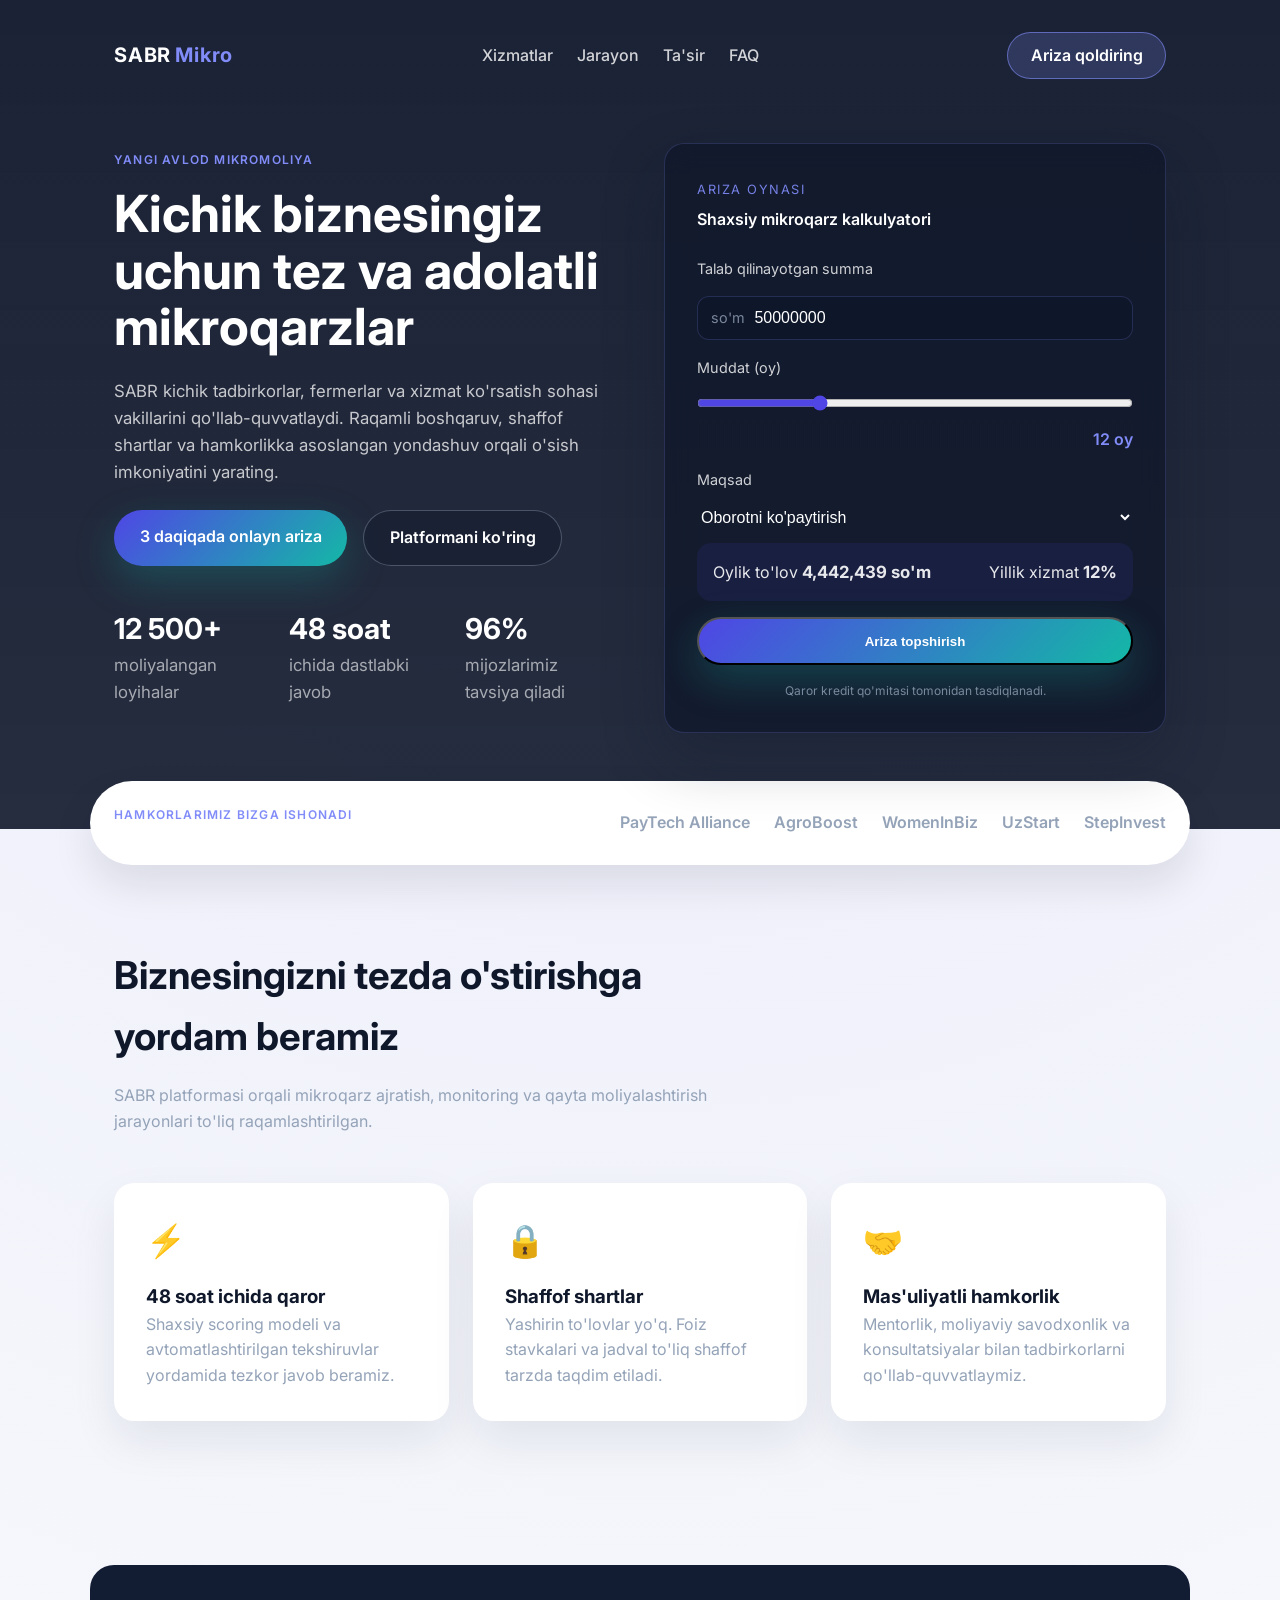
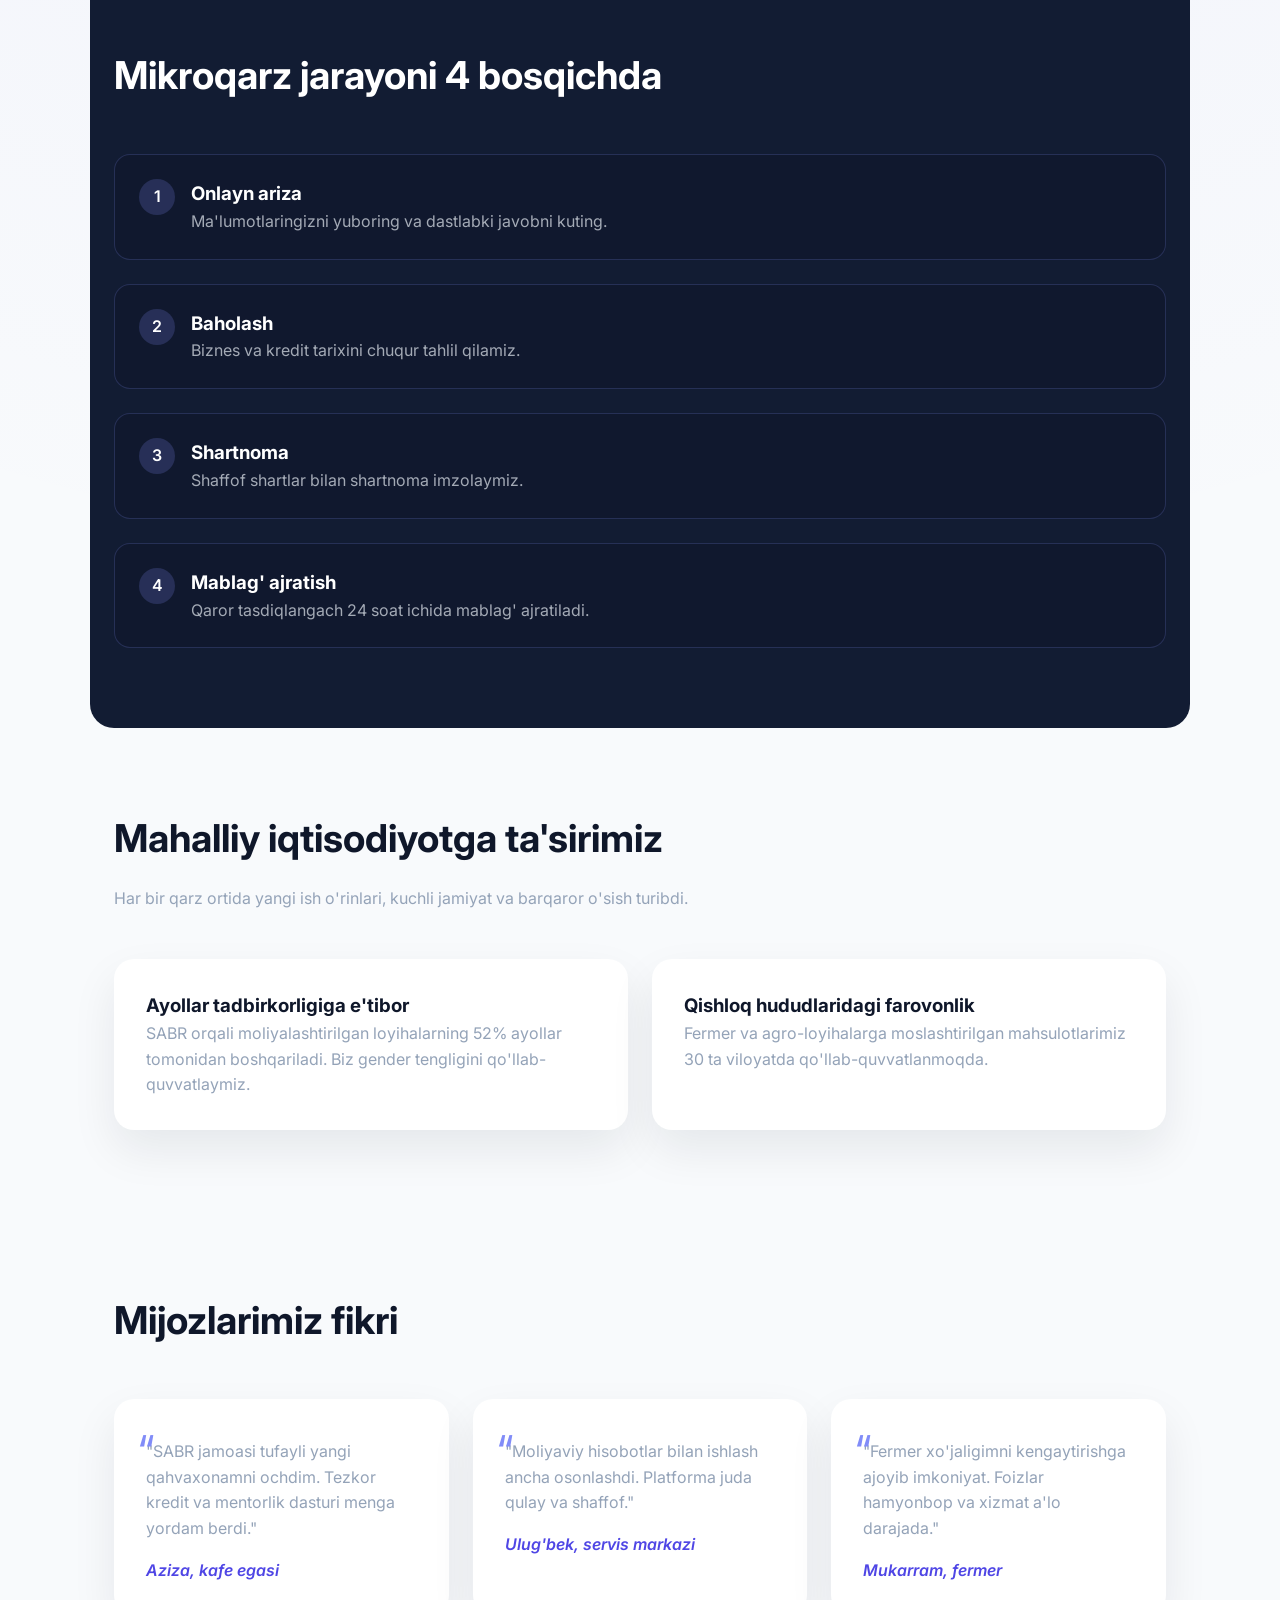
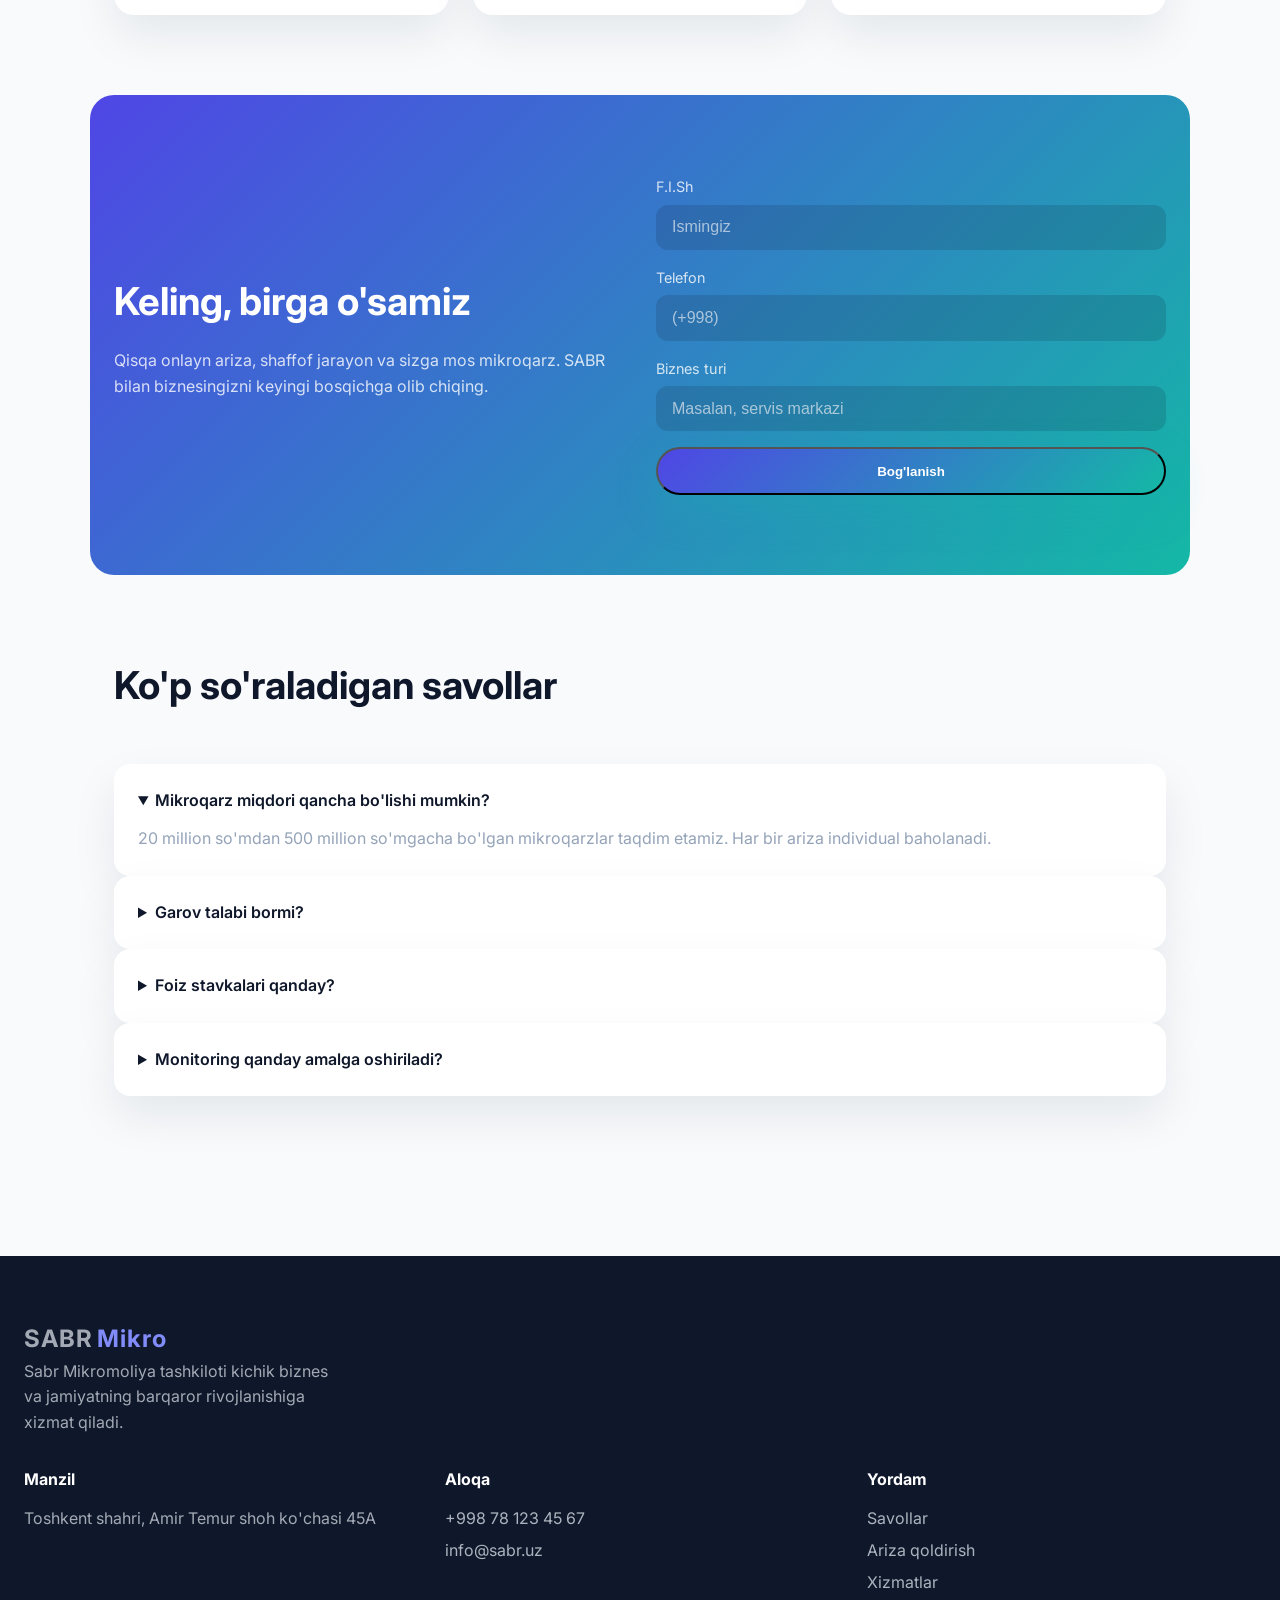
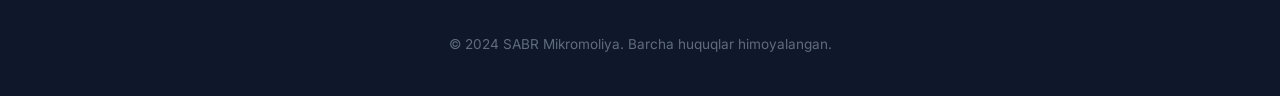
<file: index.html>
<!DOCTYPE html>
<html lang="uz">
  <head>
    <meta charset="UTF-8" />
    <meta name="viewport" content="width=device-width, initial-scale=1.0" />
    <title>SABR Mikromoliya</title>
    <link rel="preconnect" href="https://fonts.googleapis.com" />
    <link rel="preconnect" href="https://fonts.gstatic.com" crossorigin />
    <link
      href="https://fonts.googleapis.com/css2?family=Inter:wght@400;500;600;700&display=swap"
      rel="stylesheet"
    />
    <link rel="stylesheet" href="styles.css" />
  </head>
  <body>
    <header class="hero">
      <nav class="nav">
        <div class="logo">SABR<span>Mikro</span></div>
        <ul class="nav-links">
          <li><a href="#services">Xizmatlar</a></li>
          <li><a href="#process">Jarayon</a></li>
          <li><a href="#impact">Ta'sir</a></li>
          <li><a href="#faq">FAQ</a></li>
        </ul>
        <a class="nav-cta" href="#apply">Ariza qoldiring</a>
      </nav>

      <div class="hero-content">
        <div class="hero-text">
          <span class="eyebrow">Yangi avlod mikromoliya</span>
          <h1>Kichik biznesingiz uchun tez va adolatli mikroqarzlar</h1>
          <p>
            SABR kichik tadbirkorlar, fermerlar va xizmat ko'rsatish sohasi
            vakillarini qo'llab-quvvatlaydi. Raqamli boshqaruv, shaffof
            shartlar va hamkorlikka asoslangan yondashuv orqali o'sish
            imkoniyatini yarating.
          </p>
          <div class="hero-actions">
            <a class="primary-btn" href="#apply">3 daqiqada onlayn ariza</a>
            <a class="secondary-btn" href="#learn">Platformani ko'ring</a>
          </div>
          <div class="hero-metrics">
            <div>
              <h3>12 500+</h3>
              <p>moliyalangan loyihalar</p>
            </div>
            <div>
              <h3>48 soat</h3>
              <p>ichida dastlabki javob</p>
            </div>
            <div>
              <h3>96%</h3>
              <p>mijozlarimiz tavsiya qiladi</p>
            </div>
          </div>
        </div>
        <div class="hero-card">
          <div class="card-header">
            <span>Ariza oynasi</span>
            <p>Shaxsiy mikroqarz kalkulyatori</p>
          </div>
          <form class="card-form" id="loan-form">
            <label for="amount">Talab qilinayotgan summa</label>
            <div class="input-group">
              <span>so'm</span>
              <input type="number" id="amount" value="50000000" min="1000000" step="1000000" />
            </div>
            <label for="term">Muddat (oy)</label>
            <input type="range" id="term" min="3" max="36" value="12" />
            <div class="term-output"><span id="term-value">12</span> oy</div>
            <label for="purpose">Maqsad</label>
            <select id="purpose">
              <option>Oborotni ko'paytirish</option>
              <option>Asbob-uskunalar xaridi</option>
              <option>Fermer xo'jaligini kengaytirish</option>
              <option>Franchayzing ochish</option>
            </select>
            <div class="card-summary">
              <div>
                <span>Oylik to'lov</span>
                <strong id="monthly">6 250 000 so'm</strong>
              </div>
              <div>
                <span>Yillik xizmat</span>
                <strong>12%</strong>
              </div>
            </div>
            <button type="submit" class="primary-btn full">Ariza topshirish</button>
            <p class="fine-print">Qaror kredit qo'mitasi tomonidan tasdiqlanadi.</p>
          </form>
        </div>
      </div>
    </header>

    <main>
      <section class="partners" id="learn">
        <p class="eyebrow">Hamkorlarimiz bizga ishonadi</p>
        <div class="partners-logos">
          <span>PayTech Alliance</span>
          <span>AgroBoost</span>
          <span>WomenInBiz</span>
          <span>UzStart</span>
          <span>StepInvest</span>
        </div>
      </section>

      <section class="section" id="services">
        <div class="section-header">
          <h2>Biznesingizni tezda o'stirishga yordam beramiz</h2>
          <p>
            SABR platformasi orqali mikroqarz ajratish, monitoring va qayta
            moliyalashtirish jarayonlari to'liq raqamlashtirilgan.
          </p>
        </div>
        <div class="grid three">
          <article class="feature">
            <div class="icon">⚡</div>
            <h3>48 soat ichida qaror</h3>
            <p>
              Shaxsiy scoring modeli va avtomatlashtirilgan tekshiruvlar yordamida
              tezkor javob beramiz.
            </p>
          </article>
          <article class="feature">
            <div class="icon">🔒</div>
            <h3>Shaffof shartlar</h3>
            <p>
              Yashirin to'lovlar yo'q. Foiz stavkalari va jadval to'liq
              shaffof tarzda taqdim etiladi.
            </p>
          </article>
          <article class="feature">
            <div class="icon">🤝</div>
            <h3>Mas'uliyatli hamkorlik</h3>
            <p>
              Mentorlik, moliyaviy savodxonlik va konsultatsiyalar bilan
              tadbirkorlarni qo'llab-quvvatlaymiz.
            </p>
          </article>
        </div>
      </section>

      <section class="section alt" id="process">
        <div class="section-header">
          <h2>Mikroqarz jarayoni 4 bosqichda</h2>
        </div>
        <div class="timeline">
          <div class="step">
            <span class="step-number">1</span>
            <div>
              <h3>Onlayn ariza</h3>
              <p>Ma'lumotlaringizni yuboring va dastlabki javobni kuting.</p>
            </div>
          </div>
          <div class="step">
            <span class="step-number">2</span>
            <div>
              <h3>Baholash</h3>
              <p>Biznes va kredit tarixini chuqur tahlil qilamiz.</p>
            </div>
          </div>
          <div class="step">
            <span class="step-number">3</span>
            <div>
              <h3>Shartnoma</h3>
              <p>Shaffof shartlar bilan shartnoma imzolaymiz.</p>
            </div>
          </div>
          <div class="step">
            <span class="step-number">4</span>
            <div>
              <h3>Mablag' ajratish</h3>
              <p>Qaror tasdiqlangach 24 soat ichida mablag' ajratiladi.</p>
            </div>
          </div>
        </div>
      </section>

      <section class="section" id="impact">
        <div class="section-header">
          <h2>Mahalliy iqtisodiyotga ta'sirimiz</h2>
          <p>
            Har bir qarz ortida yangi ish o'rinlari, kuchli jamiyat va barqaror
            o'sish turibdi.
          </p>
        </div>
        <div class="grid two">
          <article class="impact-card">
            <h3>Ayollar tadbirkorligiga e'tibor</h3>
            <p>
              SABR orqali moliyalashtirilgan loyihalarning 52% ayollar tomonidan
              boshqariladi. Biz gender tengligini qo'llab-quvvatlaymiz.
            </p>
          </article>
          <article class="impact-card">
            <h3>Qishloq hududlaridagi farovonlik</h3>
            <p>
              Fermer va agro-loyihalarga moslashtirilgan mahsulotlarimiz 30 ta
              viloyatda qo'llab-quvvatlanmoqda.
            </p>
          </article>
        </div>
      </section>

      <section class="section testimonials">
        <div class="section-header">
          <h2>Mijozlarimiz fikri</h2>
        </div>
        <div class="grid three">
          <blockquote>
            <p>
              "SABR jamoasi tufayli yangi qahvaxonamni ochdim. Tezkor kredit va
              mentorlik dasturi menga yordam berdi."
            </p>
            <cite>Aziza, kafe egasi</cite>
          </blockquote>
          <blockquote>
            <p>
              "Moliyaviy hisobotlar bilan ishlash ancha osonlashdi. Platforma
              juda qulay va shaffof."
            </p>
            <cite>Ulug'bek, servis markazi</cite>
          </blockquote>
          <blockquote>
            <p>
              "Fermer xo'jaligimni kengaytirishga ajoyib imkoniyat. Foizlar
              hamyonbop va xizmat a'lo darajada."
            </p>
            <cite>Mukarram, fermer</cite>
          </blockquote>
        </div>
      </section>

      <section class="section cta" id="apply">
        <div class="cta-content">
          <h2>Keling, birga o'samiz</h2>
          <p>
            Qisqa onlayn ariza, shaffof jarayon va sizga mos mikroqarz. SABR bilan
            biznesingizni keyingi bosqichga olib chiqing.
          </p>
        </div>
        <form class="cta-form">
          <div class="field">
            <label for="name">F.I.Sh</label>
            <input type="text" id="name" placeholder="Ismingiz" required />
          </div>
          <div class="field">
            <label for="phone">Telefon</label>
            <input type="tel" id="phone" placeholder="(+998)" required />
          </div>
          <div class="field">
            <label for="business">Biznes turi</label>
            <input type="text" id="business" placeholder="Masalan, servis markazi" />
          </div>
          <button type="submit" class="primary-btn">Bog'lanish</button>
        </form>
      </section>

      <section class="section faq" id="faq">
        <div class="section-header">
          <h2>Ko'p so'raladigan savollar</h2>
        </div>
        <div class="accordion">
          <details open>
            <summary>Mikroqarz miqdori qancha bo'lishi mumkin?</summary>
            <p>
              20 million so'mdan 500 million so'mgacha bo'lgan mikroqarzlar taqdim
              etamiz. Har bir ariza individual baholanadi.
            </p>
          </details>
          <details>
            <summary>Garov talabi bormi?</summary>
            <p>
              Biz fleksibil garov siyosatini qo'llaymiz. Ba'zi mahsulotlarimiz
              garovsiz, ba'zilari esa sug'urta yoki kafillik orqali ta'minlanadi.
            </p>
          </details>
          <details>
            <summary>Foiz stavkalari qanday?</summary>
            <p>
              Yillik xizmat haqi 12% dan boshlanadi. Qarz muddatiga va risk
              profiliga qarab stavka aniqlanadi.
            </p>
          </details>
          <details>
            <summary>Monitoring qanday amalga oshiriladi?</summary>
            <p>
              Platformamizdagi shaxsiy kabinet orqali natijalarni kuzatib boramiz
              va maslahatchilarimiz bilan muntazam uchrashuvlar o'tkazamiz.
            </p>
          </details>
        </div>
      </section>
    </main>

    <footer class="footer">
      <div class="footer-brand">
        <div class="logo">SABR<span>Mikro</span></div>
        <p>
          Sabr Mikromoliya tashkiloti kichik biznes va jamiyatning barqaror
          rivojlanishiga xizmat qiladi.
        </p>
      </div>
      <div class="footer-links">
        <div>
          <h4>Manzil</h4>
          <p>Toshkent shahri, Amir Temur shoh ko'chasi 45A</p>
        </div>
        <div>
          <h4>Aloqa</h4>
          <a href="tel:+998781234567">+998 78 123 45 67</a>
          <a href="mailto:info@sabr.uz">info@sabr.uz</a>
        </div>
        <div>
          <h4>Yordam</h4>
          <a href="#faq">Savollar</a>
          <a href="#apply">Ariza qoldirish</a>
          <a href="#services">Xizmatlar</a>
        </div>
      </div>
      <p class="footer-note">© 2024 SABR Mikromoliya. Barcha huquqlar himoyalangan.</p>
    </footer>

    <script src="script.js"></script>
  </body>
</html>
</file>
<file: styles.css>
:root {
  --bg: #0f172a;
  --surface: #121c33;
  --surface-alt: #182642;
  --accent: #4f46e5;
  --accent-light: #818cf8;
  --text: #0f172a;
  --text-light: #94a3b8;
  --white: #ffffff;
  --gradient: linear-gradient(135deg, #4f46e5 0%, #14b8a6 100%);
}

* {
  box-sizing: border-box;
  margin: 0;
  padding: 0;
}

body {
  font-family: 'Inter', sans-serif;
  color: var(--text);
  background: radial-gradient(circle at top, rgba(79, 70, 229, 0.08), transparent 45%),
    #f8fafc;
  line-height: 1.6;
}

a {
  text-decoration: none;
  color: inherit;
}

header,
main,
footer {
  width: 100%;
}

.hero {
  background: linear-gradient(180deg, rgba(15, 23, 42, 0.95) 0%, rgba(15, 23, 42, 0.9) 100%),
    url('https://images.unsplash.com/photo-1545239351-1141bd82e8a6?auto=format&fit=crop&w=1600&q=80')
      center/cover;
  color: var(--white);
  padding: 2rem 0 6rem;
}

.nav {
  max-width: 1100px;
  margin: 0 auto;
  padding: 0 1.5rem;
  display: flex;
  align-items: center;
  justify-content: space-between;
}

.logo {
  font-weight: 700;
  font-size: 1.25rem;
  letter-spacing: 0.04em;
  display: flex;
  align-items: center;
  gap: 0.25rem;
}

.logo span {
  color: var(--accent-light);
}

.nav-links {
  display: flex;
  gap: 1.5rem;
  list-style: none;
}

.nav-links a {
  color: rgba(255, 255, 255, 0.8);
  font-weight: 500;
  transition: color 0.2s ease;
}

.nav-links a:hover {
  color: var(--white);
}

.nav-cta {
  padding: 0.6rem 1.4rem;
  border-radius: 999px;
  background: rgba(129, 140, 248, 0.2);
  color: var(--white);
  border: 1px solid rgba(129, 140, 248, 0.6);
  font-weight: 600;
  transition: background 0.2s ease, transform 0.2s ease;
}

.nav-cta:hover {
  background: rgba(129, 140, 248, 0.35);
  transform: translateY(-1px);
}

.hero-content {
  max-width: 1100px;
  margin: 4rem auto 0;
  padding: 0 1.5rem;
  display: grid;
  gap: 3rem;
  align-items: center;
  grid-template-columns: repeat(auto-fit, minmax(280px, 1fr));
}

.hero-text h1 {
  font-size: clamp(2.5rem, 4vw, 3.5rem);
  line-height: 1.1;
  margin-bottom: 1.5rem;
}

.hero-text p {
  color: rgba(255, 255, 255, 0.75);
  font-size: 1.05rem;
  margin-bottom: 1.5rem;
}

.eyebrow {
  text-transform: uppercase;
  letter-spacing: 0.1em;
  font-weight: 600;
  font-size: 0.75rem;
  color: var(--accent-light);
  display: inline-block;
  margin-bottom: 1rem;
}

.hero-actions {
  display: flex;
  flex-wrap: wrap;
  gap: 1rem;
  margin-bottom: 2.5rem;
}

.primary-btn,
.secondary-btn {
  padding: 0.9rem 1.6rem;
  border-radius: 999px;
  font-weight: 600;
  transition: transform 0.2s ease, box-shadow 0.2s ease;
}

.primary-btn {
  background: var(--gradient);
  color: var(--white);
  box-shadow: 0 15px 40px rgba(20, 184, 166, 0.25);
}

.primary-btn:hover {
  transform: translateY(-2px);
  box-shadow: 0 20px 50px rgba(20, 184, 166, 0.35);
}

.secondary-btn {
  background: rgba(15, 23, 42, 0.4);
  color: var(--white);
  border: 1px solid rgba(148, 163, 184, 0.4);
}

.secondary-btn:hover {
  transform: translateY(-2px);
}

.hero-metrics {
  display: grid;
  grid-template-columns: repeat(auto-fit, minmax(120px, 1fr));
  gap: 1.5rem;
}

.hero-metrics h3 {
  font-size: 1.8rem;
}

.hero-metrics p {
  color: rgba(255, 255, 255, 0.6);
}

.hero-card {
  background: rgba(15, 23, 42, 0.75);
  border: 1px solid rgba(129, 140, 248, 0.2);
  border-radius: 20px;
  padding: 2rem;
  box-shadow: 0 25px 60px rgba(15, 23, 42, 0.3);
  backdrop-filter: blur(12px);
}

.card-header span {
  font-size: 0.8rem;
  text-transform: uppercase;
  letter-spacing: 0.12em;
  color: rgba(129, 140, 248, 0.9);
}

.card-header p {
  font-weight: 600;
  margin-top: 0.35rem;
}

.card-form {
  display: grid;
  gap: 1rem;
  margin-top: 1.5rem;
}

label {
  font-size: 0.9rem;
  color: rgba(255, 255, 255, 0.8);
}

.input-group {
  display: flex;
  align-items: center;
  background: rgba(15, 23, 42, 0.9);
  border: 1px solid rgba(129, 140, 248, 0.2);
  border-radius: 12px;
  padding: 0.6rem 0.8rem;
  gap: 0.6rem;
}

.input-group span {
  color: rgba(148, 163, 184, 0.8);
  font-size: 0.9rem;
}

input[type='number'],
select,
input[type='text'],
input[type='tel'] {
  width: 100%;
  border: none;
  background: transparent;
  color: inherit;
  font-size: 1rem;
  outline: none;
}

input[type='range'] {
  width: 100%;
  accent-color: var(--accent);
}

.term-output {
  font-weight: 600;
  color: var(--accent-light);
  text-align: right;
}

.card-summary {
  display: flex;
  justify-content: space-between;
  background: rgba(79, 70, 229, 0.1);
  border-radius: 14px;
  padding: 1rem;
  color: rgba(255, 255, 255, 0.9);
}

.card-summary strong {
  font-size: 1.05rem;
}

.primary-btn.full {
  width: 100%;
  text-align: center;
}

.fine-print {
  font-size: 0.75rem;
  color: rgba(148, 163, 184, 0.8);
  text-align: center;
}

.section {
  max-width: 1100px;
  margin: 0 auto;
  padding: 5rem 1.5rem;
}

.section.alt {
  background: var(--surface);
  border-radius: 24px;
  color: var(--white);
  margin-top: 4rem;
}

.section-header {
  max-width: 640px;
  margin-bottom: 3rem;
}

.section h2 {
  font-size: clamp(2rem, 3vw, 2.6rem);
  margin-bottom: 1rem;
}

.section p {
  color: var(--text-light);
}

.section.alt p {
  color: rgba(226, 232, 240, 0.7);
}

.grid {
  display: grid;
  gap: 1.5rem;
}

.grid.two {
  grid-template-columns: repeat(auto-fit, minmax(260px, 1fr));
}

.grid.three {
  grid-template-columns: repeat(auto-fit, minmax(240px, 1fr));
}

.feature,
.impact-card,
blockquote {
  background: var(--white);
  border-radius: 20px;
  padding: 2rem;
  box-shadow: 0 20px 45px rgba(15, 23, 42, 0.08);
}

.alt .step {
  color: var(--white);
}

.feature .icon {
  font-size: 2rem;
  margin-bottom: 1rem;
}

.timeline {
  display: grid;
  gap: 1.5rem;
}

.step {
  display: flex;
  gap: 1rem;
  align-items: flex-start;
  background: rgba(15, 23, 42, 0.55);
  padding: 1.5rem;
  border-radius: 16px;
  border: 1px solid rgba(129, 140, 248, 0.2);
}

.step-number {
  width: 36px;
  height: 36px;
  border-radius: 50%;
  display: grid;
  place-items: center;
  background: rgba(129, 140, 248, 0.2);
  color: var(--white);
  font-weight: 600;
}

.partners {
  max-width: 1100px;
  margin: -3rem auto 0;
  padding: 1.5rem;
  background: var(--white);
  border-radius: 999px;
  display: flex;
  align-items: center;
  justify-content: space-between;
  gap: 1.5rem;
  box-shadow: 0 20px 40px rgba(15, 23, 42, 0.1);
}

.partners-logos {
  display: flex;
  flex-wrap: wrap;
  gap: 1.5rem;
  font-weight: 600;
  color: var(--text-light);
}

.testimonials blockquote {
  position: relative;
  padding-top: 2.5rem;
}

.testimonials blockquote::before {
  content: '“';
  position: absolute;
  top: 1rem;
  left: 1.5rem;
  font-size: 3rem;
  color: var(--accent-light);
}

.testimonials cite {
  display: block;
  margin-top: 1rem;
  color: var(--accent);
  font-weight: 600;
}

.cta {
  background: var(--gradient);
  color: var(--white);
  border-radius: 24px;
  display: grid;
  gap: 2rem;
  grid-template-columns: repeat(auto-fit, minmax(260px, 1fr));
  align-items: center;
}

.cta p {
  color: rgba(255, 255, 255, 0.8);
}

.cta-form {
  display: grid;
  gap: 1rem;
}

.field {
  display: grid;
  gap: 0.4rem;
}

.field label {
  color: rgba(255, 255, 255, 0.8);
}

.field input {
  padding: 0.85rem 1rem;
  border-radius: 12px;
  border: none;
  outline: none;
  background: rgba(15, 23, 42, 0.15);
  color: var(--white);
}

.field input::placeholder {
  color: rgba(226, 232, 240, 0.7);
}

.faq details {
  background: var(--white);
  border-radius: 16px;
  padding: 1.5rem;
  box-shadow: 0 20px 45px rgba(15, 23, 42, 0.08);
}

.faq summary {
  font-weight: 600;
  cursor: pointer;
}

.faq p {
  margin-top: 0.75rem;
}

.footer {
  margin-top: 5rem;
  padding: 4rem 1.5rem 2.5rem;
  background: var(--bg);
  color: rgba(226, 232, 240, 0.7);
}

.footer .logo {
  font-size: 1.5rem;
}

.footer-brand {
  max-width: 320px;
  margin-bottom: 2rem;
}

.footer-links {
  display: grid;
  grid-template-columns: repeat(auto-fit, minmax(180px, 1fr));
  gap: 2rem;
  margin-bottom: 2rem;
}

.footer-links h4 {
  color: var(--white);
  margin-bottom: 0.8rem;
}

.footer-links a {
  display: block;
  margin-bottom: 0.4rem;
  color: rgba(226, 232, 240, 0.75);
}

.footer-note {
  text-align: center;
  font-size: 0.85rem;
  color: rgba(148, 163, 184, 0.6);
}

@media (max-width: 768px) {
  .nav-links {
    display: none;
  }

  .partners {
    flex-direction: column;
    border-radius: 24px;
  }

  .hero {
    padding-bottom: 4rem;
  }
}

@media (max-width: 540px) {
  .hero-card {
    padding: 1.5rem;
  }

  .hero-actions {
    flex-direction: column;
  }

  .partners {
    text-align: center;
  }

  .section {
    padding: 4rem 1rem;
  }

  .cta {
    padding: 3rem 1.5rem;
  }
}
</file>
